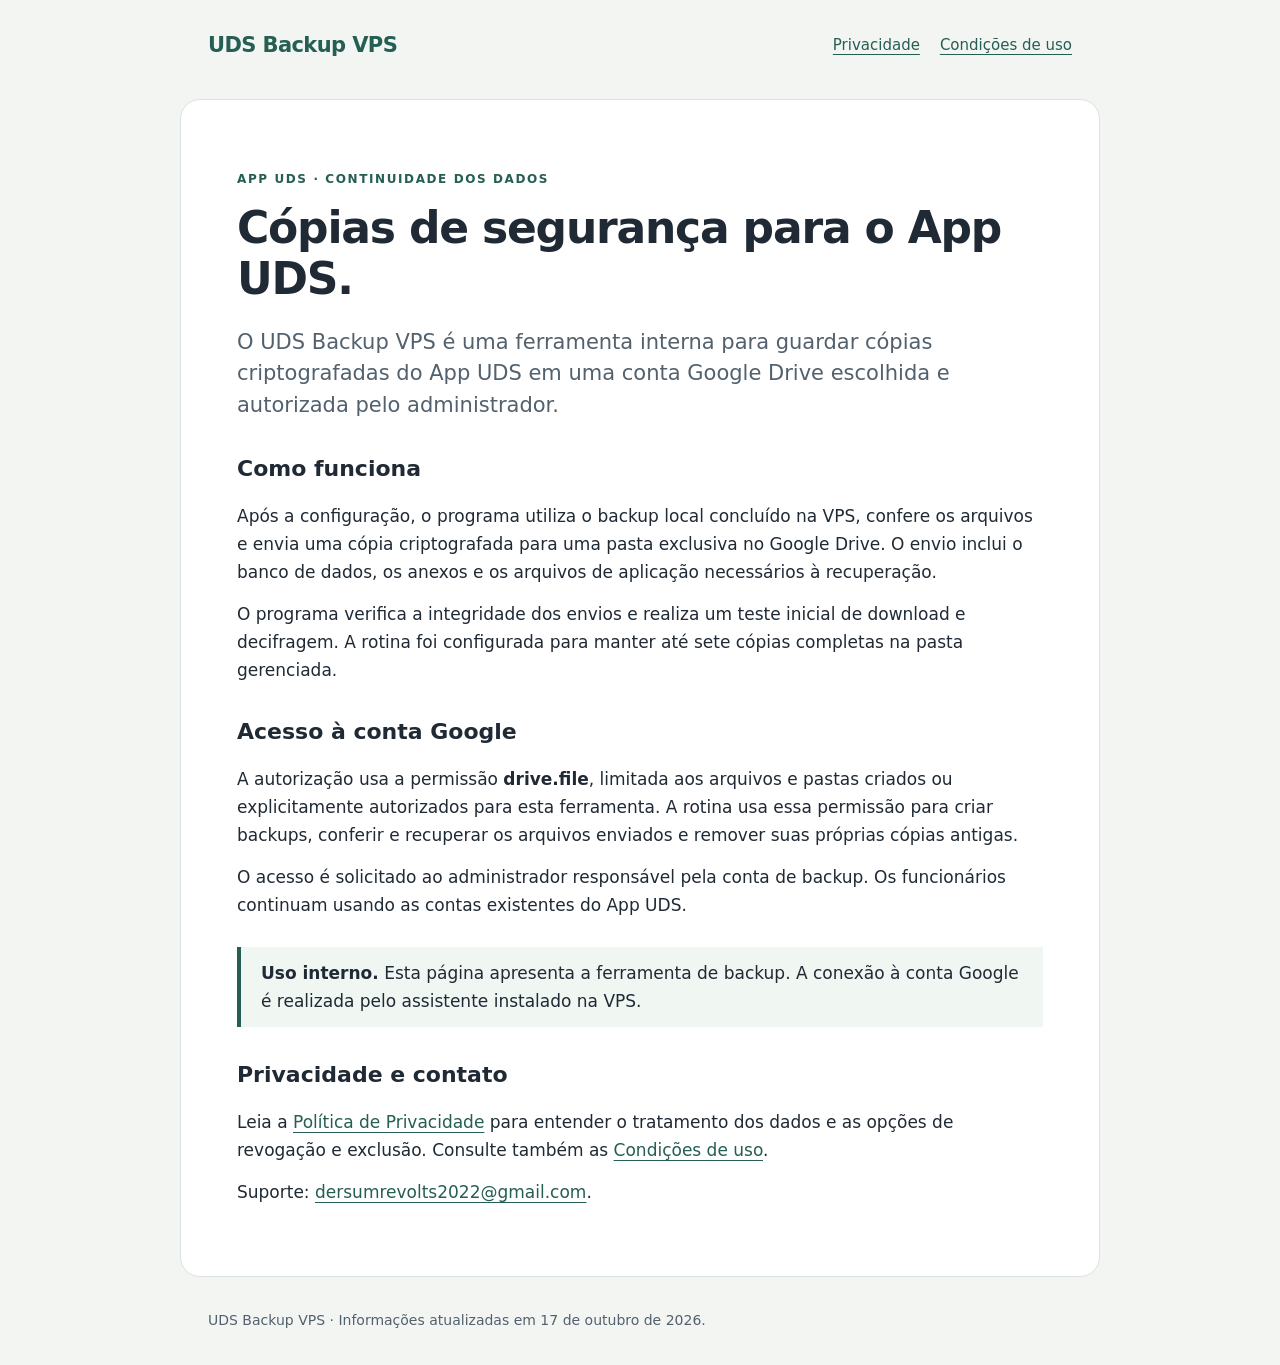
<file: index.html>
<!doctype html>
<html lang="pt-BR">
<head>
  <meta charset="utf-8">
  <meta name="viewport" content="width=device-width,initial-scale=1">
  <meta name="description" content="Informações sobre o UDS Backup VPS, ferramenta interna de cópias de segurança criptografadas do App UDS para uma conta Google Drive autorizada.">
  <meta name="referrer" content="no-referrer">
  <title>UDS Backup VPS — Informações</title>
  <link rel="stylesheet" href="styles.css">
</head>
<body>
  <a class="skip" href="#conteudo">Ir para o conteúdo</a>
  <header>
    <a class="brand" href="index.html"><span>UDS</span> Backup VPS</a>
    <nav aria-label="Páginas"><a href="privacidade.html">Privacidade</a><a href="termos.html">Condições de uso</a></nav>
  </header>
  <main id="conteudo">
    <p class="eyebrow">App UDS · Continuidade dos dados</p>
    <h1>Cópias de segurança para o App UDS.</h1>
    <p class="lead">O UDS Backup VPS é uma ferramenta interna para guardar cópias criptografadas do App UDS em uma conta Google Drive escolhida e autorizada pelo administrador.</p>
    <h2>Como funciona</h2>
    <p>Após a configuração, o programa utiliza o backup local concluído na VPS, confere os arquivos e envia uma cópia criptografada para uma pasta exclusiva no Google Drive. O envio inclui o banco de dados, os anexos e os arquivos de aplicação necessários à recuperação.</p>
    <p>O programa verifica a integridade dos envios e realiza um teste inicial de download e decifragem. A rotina foi configurada para manter até sete cópias completas na pasta gerenciada.</p>
    <h2>Acesso à conta Google</h2>
    <p>A autorização usa a permissão <strong>drive.file</strong>, limitada aos arquivos e pastas criados ou explicitamente autorizados para esta ferramenta. A rotina usa essa permissão para criar backups, conferir e recuperar os arquivos enviados e remover suas próprias cópias antigas.</p>
    <p>O acesso é solicitado ao administrador responsável pela conta de backup. Os funcionários continuam usando as contas existentes do App UDS.</p>
    <div class="note"><strong>Uso interno.</strong> Esta página apresenta a ferramenta de backup. A conexão à conta Google é realizada pelo assistente instalado na VPS.</div>
    <h2>Privacidade e contato</h2>
    <p>Leia a <a href="privacidade.html">Política de Privacidade</a> para entender o tratamento dos dados e as opções de revogação e exclusão. Consulte também as <a href="termos.html">Condições de uso</a>.</p>
    <p>Suporte: <a href="mailto:dersumrevolts2022@gmail.com">dersumrevolts2022@gmail.com</a>.</p>
  </main>
  <footer>UDS Backup VPS · Informações atualizadas em 17 de outubro de 2026.</footer>
</body>
</html>
</file>
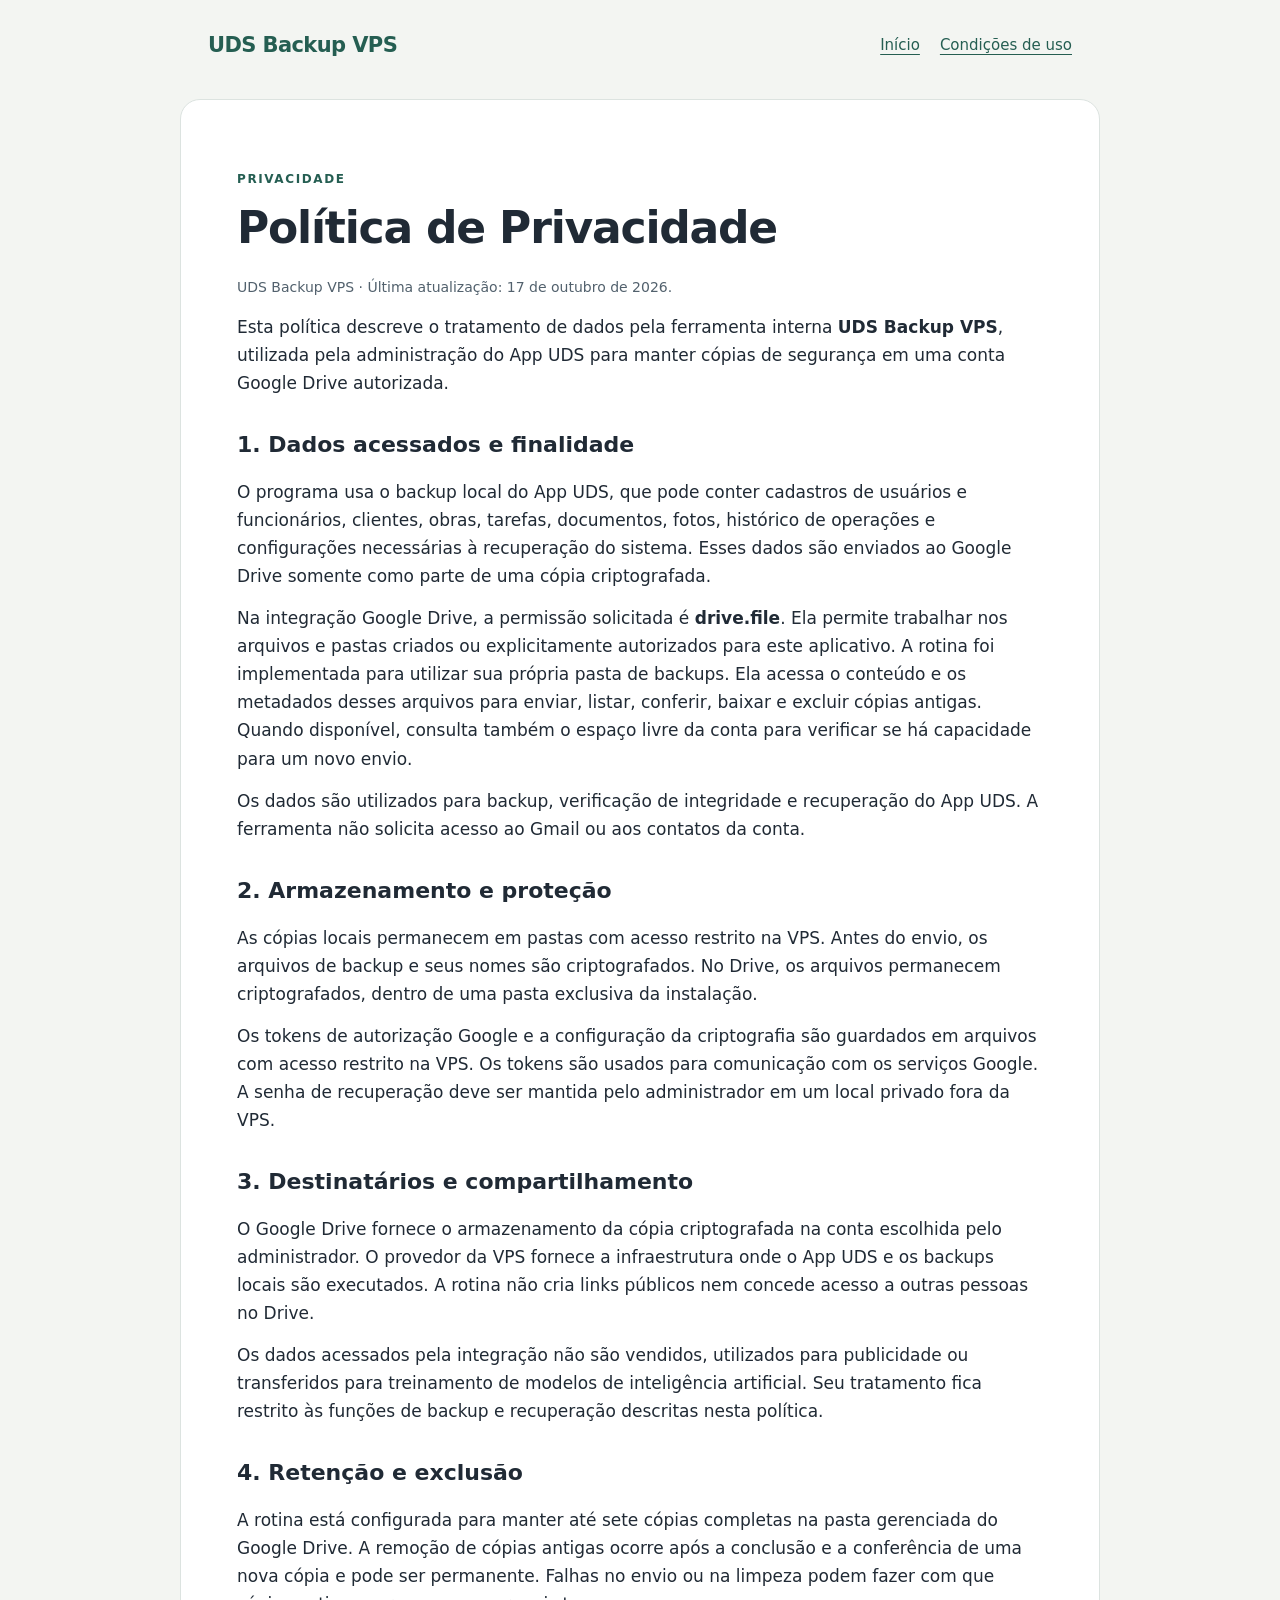
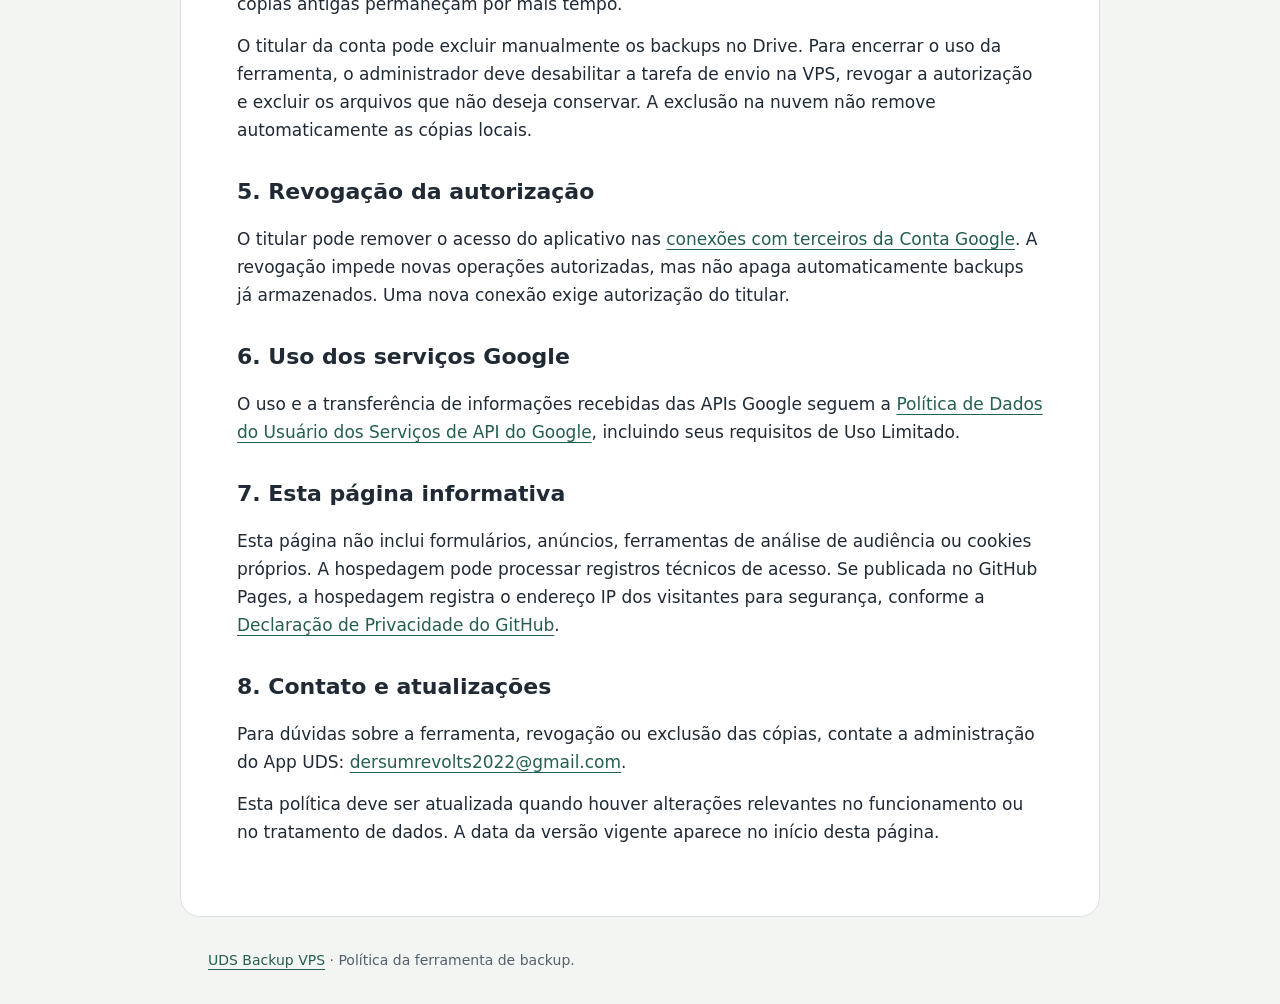
<file: privacidade.html>
<!doctype html>
<html lang="pt-BR">
<head>
  <meta charset="utf-8">
  <meta name="viewport" content="width=device-width,initial-scale=1">
  <meta name="description" content="Política de Privacidade da ferramenta interna UDS Backup VPS e de sua integração com o Google Drive.">
  <meta name="referrer" content="no-referrer">
  <title>Política de Privacidade — UDS Backup VPS</title>
  <link rel="stylesheet" href="styles.css">
</head>
<body>
  <a class="skip" href="#conteudo">Ir para o conteúdo</a>
  <header><a class="brand" href="index.html"><span>UDS</span> Backup VPS</a><nav aria-label="Páginas"><a href="index.html">Início</a><a href="termos.html">Condições de uso</a></nav></header>
  <main id="conteudo">
    <p class="eyebrow">Privacidade</p>
    <h1>Política de Privacidade</h1>
    <p class="meta">UDS Backup VPS · Última atualização: 17 de outubro de 2026.</p>
    <p>Esta política descreve o tratamento de dados pela ferramenta interna <strong>UDS Backup VPS</strong>, utilizada pela administração do App UDS para manter cópias de segurança em uma conta Google Drive autorizada.</p>
    <h2>1. Dados acessados e finalidade</h2>
    <p>O programa usa o backup local do App UDS, que pode conter cadastros de usuários e funcionários, clientes, obras, tarefas, documentos, fotos, histórico de operações e configurações necessárias à recuperação do sistema. Esses dados são enviados ao Google Drive somente como parte de uma cópia criptografada.</p>
    <p>Na integração Google Drive, a permissão solicitada é <strong>drive.file</strong>. Ela permite trabalhar nos arquivos e pastas criados ou explicitamente autorizados para este aplicativo. A rotina foi implementada para utilizar sua própria pasta de backups. Ela acessa o conteúdo e os metadados desses arquivos para enviar, listar, conferir, baixar e excluir cópias antigas. Quando disponível, consulta também o espaço livre da conta para verificar se há capacidade para um novo envio.</p>
    <p>Os dados são utilizados para backup, verificação de integridade e recuperação do App UDS. A ferramenta não solicita acesso ao Gmail ou aos contatos da conta.</p>
    <h2>2. Armazenamento e proteção</h2>
    <p>As cópias locais permanecem em pastas com acesso restrito na VPS. Antes do envio, os arquivos de backup e seus nomes são criptografados. No Drive, os arquivos permanecem criptografados, dentro de uma pasta exclusiva da instalação.</p>
    <p>Os tokens de autorização Google e a configuração da criptografia são guardados em arquivos com acesso restrito na VPS. Os tokens são usados para comunicação com os serviços Google. A senha de recuperação deve ser mantida pelo administrador em um local privado fora da VPS.</p>
    <h2>3. Destinatários e compartilhamento</h2>
    <p>O Google Drive fornece o armazenamento da cópia criptografada na conta escolhida pelo administrador. O provedor da VPS fornece a infraestrutura onde o App UDS e os backups locais são executados. A rotina não cria links públicos nem concede acesso a outras pessoas no Drive.</p>
    <p>Os dados acessados pela integração não são vendidos, utilizados para publicidade ou transferidos para treinamento de modelos de inteligência artificial. Seu tratamento fica restrito às funções de backup e recuperação descritas nesta política.</p>
    <h2>4. Retenção e exclusão</h2>
    <p>A rotina está configurada para manter até sete cópias completas na pasta gerenciada do Google Drive. A remoção de cópias antigas ocorre após a conclusão e a conferência de uma nova cópia e pode ser permanente. Falhas no envio ou na limpeza podem fazer com que cópias antigas permaneçam por mais tempo.</p>
    <p>O titular da conta pode excluir manualmente os backups no Drive. Para encerrar o uso da ferramenta, o administrador deve desabilitar a tarefa de envio na VPS, revogar a autorização e excluir os arquivos que não deseja conservar. A exclusão na nuvem não remove automaticamente as cópias locais.</p>
    <h2>5. Revogação da autorização</h2>
    <p>O titular pode remover o acesso do aplicativo nas <a href="https://myaccount.google.com/connections" rel="noreferrer">conexões com terceiros da Conta Google</a>. A revogação impede novas operações autorizadas, mas não apaga automaticamente backups já armazenados. Uma nova conexão exige autorização do titular.</p>
    <h2>6. Uso dos serviços Google</h2>
    <p>O uso e a transferência de informações recebidas das APIs Google seguem a <a href="https://developers.google.com/terms/api-services-user-data-policy" rel="noreferrer">Política de Dados do Usuário dos Serviços de API do Google</a>, incluindo seus requisitos de Uso Limitado.</p>
    <h2>7. Esta página informativa</h2>
    <p>Esta página não inclui formulários, anúncios, ferramentas de análise de audiência ou cookies próprios. A hospedagem pode processar registros técnicos de acesso. Se publicada no GitHub Pages, a hospedagem registra o endereço IP dos visitantes para segurança, conforme a <a href="https://docs.github.com/en/site-policy/privacy-policies/github-general-privacy-statement" rel="noreferrer">Declaração de Privacidade do GitHub</a>.</p>
    <h2>8. Contato e atualizações</h2>
    <p>Para dúvidas sobre a ferramenta, revogação ou exclusão das cópias, contate a administração do App UDS: <a href="mailto:dersumrevolts2022@gmail.com">dersumrevolts2022@gmail.com</a>.</p>
    <p>Esta política deve ser atualizada quando houver alterações relevantes no funcionamento ou no tratamento de dados. A data da versão vigente aparece no início desta página.</p>
  </main>
  <footer><a href="index.html">UDS Backup VPS</a> · Política da ferramenta de backup.</footer>
</body>
</html>
</file>
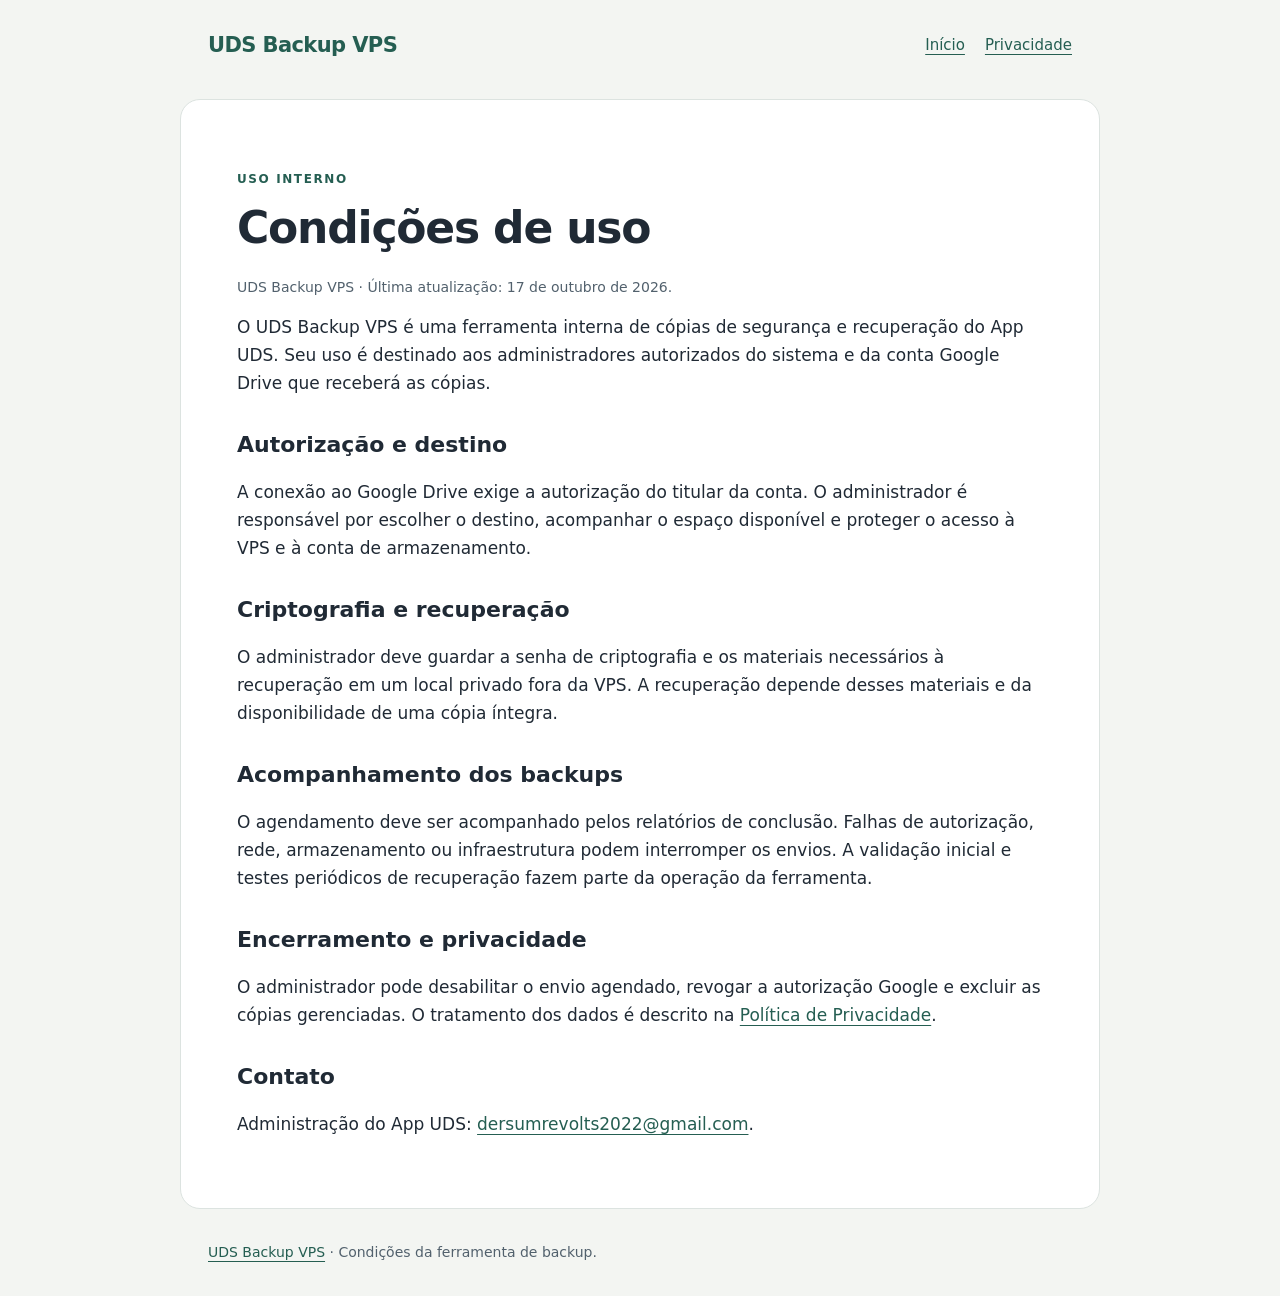
<file: termos.html>
<!doctype html>
<html lang="pt-BR">
<head>
  <meta charset="utf-8">
  <meta name="viewport" content="width=device-width,initial-scale=1">
  <meta name="description" content="Condições de uso interno da ferramenta UDS Backup VPS.">
  <meta name="referrer" content="no-referrer">
  <title>Condições de uso — UDS Backup VPS</title>
  <link rel="stylesheet" href="styles.css">
</head>
<body>
  <a class="skip" href="#conteudo">Ir para o conteúdo</a>
  <header><a class="brand" href="index.html"><span>UDS</span> Backup VPS</a><nav aria-label="Páginas"><a href="index.html">Início</a><a href="privacidade.html">Privacidade</a></nav></header>
  <main id="conteudo">
    <p class="eyebrow">Uso interno</p>
    <h1>Condições de uso</h1>
    <p class="meta">UDS Backup VPS · Última atualização: 17 de outubro de 2026.</p>
    <p>O UDS Backup VPS é uma ferramenta interna de cópias de segurança e recuperação do App UDS. Seu uso é destinado aos administradores autorizados do sistema e da conta Google Drive que receberá as cópias.</p>
    <h2>Autorização e destino</h2>
    <p>A conexão ao Google Drive exige a autorização do titular da conta. O administrador é responsável por escolher o destino, acompanhar o espaço disponível e proteger o acesso à VPS e à conta de armazenamento.</p>
    <h2>Criptografia e recuperação</h2>
    <p>O administrador deve guardar a senha de criptografia e os materiais necessários à recuperação em um local privado fora da VPS. A recuperação depende desses materiais e da disponibilidade de uma cópia íntegra.</p>
    <h2>Acompanhamento dos backups</h2>
    <p>O agendamento deve ser acompanhado pelos relatórios de conclusão. Falhas de autorização, rede, armazenamento ou infraestrutura podem interromper os envios. A validação inicial e testes periódicos de recuperação fazem parte da operação da ferramenta.</p>
    <h2>Encerramento e privacidade</h2>
    <p>O administrador pode desabilitar o envio agendado, revogar a autorização Google e excluir as cópias gerenciadas. O tratamento dos dados é descrito na <a href="privacidade.html">Política de Privacidade</a>.</p>
    <h2>Contato</h2>
    <p>Administração do App UDS: <a href="mailto:dersumrevolts2022@gmail.com">dersumrevolts2022@gmail.com</a>.</p>
  </main>
  <footer><a href="index.html">UDS Backup VPS</a> · Condições da ferramenta de backup.</footer>
</body>
</html>
</file>
<file: styles.css>
:root{color-scheme:light;--ink:#202a35;--muted:#52616d;--accent:#255e52;--line:#dce3e0;--paper:#fff;--ground:#f3f5f2}
*{box-sizing:border-box}body{margin:0;background:var(--ground);color:var(--ink);font:17px/1.65 system-ui,-apple-system,BlinkMacSystemFont,"Segoe UI",sans-serif}
a{color:var(--accent);text-underline-offset:4px}a:hover{text-decoration-thickness:2px}a:focus-visible{outline:3px solid var(--accent);outline-offset:5px}
.skip{position:absolute;top:-100px;left:16px;padding:8px;background:white}.skip:focus{top:12px}
header,main,footer{max-width:920px;margin:auto;padding:28px}header{display:flex;align-items:center;justify-content:space-between;gap:20px;flex-wrap:wrap}
.brand{font-weight:800;font-size:21px;text-decoration:none;letter-spacing:-.6px}.brand span{color:var(--accent)}nav{display:flex;gap:20px;flex-wrap:wrap;font-size:15px}
main{background:var(--paper);border:1px solid var(--line);border-radius:20px;padding:clamp(24px,5vw,56px);margin:8px auto 20px}
.eyebrow{font-size:12px;text-transform:uppercase;letter-spacing:1.6px;color:var(--accent);font-weight:800}h1{font-size:clamp(30px,5vw,44px);line-height:1.15;letter-spacing:-1.2px;margin:12px 0 22px}h2{font-size:22px;line-height:1.3;margin-top:34px}p{margin:14px 0}li{margin:8px 0}.lead{font-size:21px;line-height:1.5;color:var(--muted)}.note{border-left:4px solid var(--accent);background:#f0f6f2;padding:12px 20px;margin:28px 0}.meta,footer{font-size:14px;color:var(--muted)}footer{padding-top:12px;padding-bottom:32px}hr{border:0;border-top:1px solid var(--line);margin:30px 0}
@media(max-width:700px){header,footer{padding:22px 20px}main{border-radius:0;border-left:0;border-right:0;margin:0 auto 16px}nav{gap:14px}ul{padding-left:22px}}
</file>
